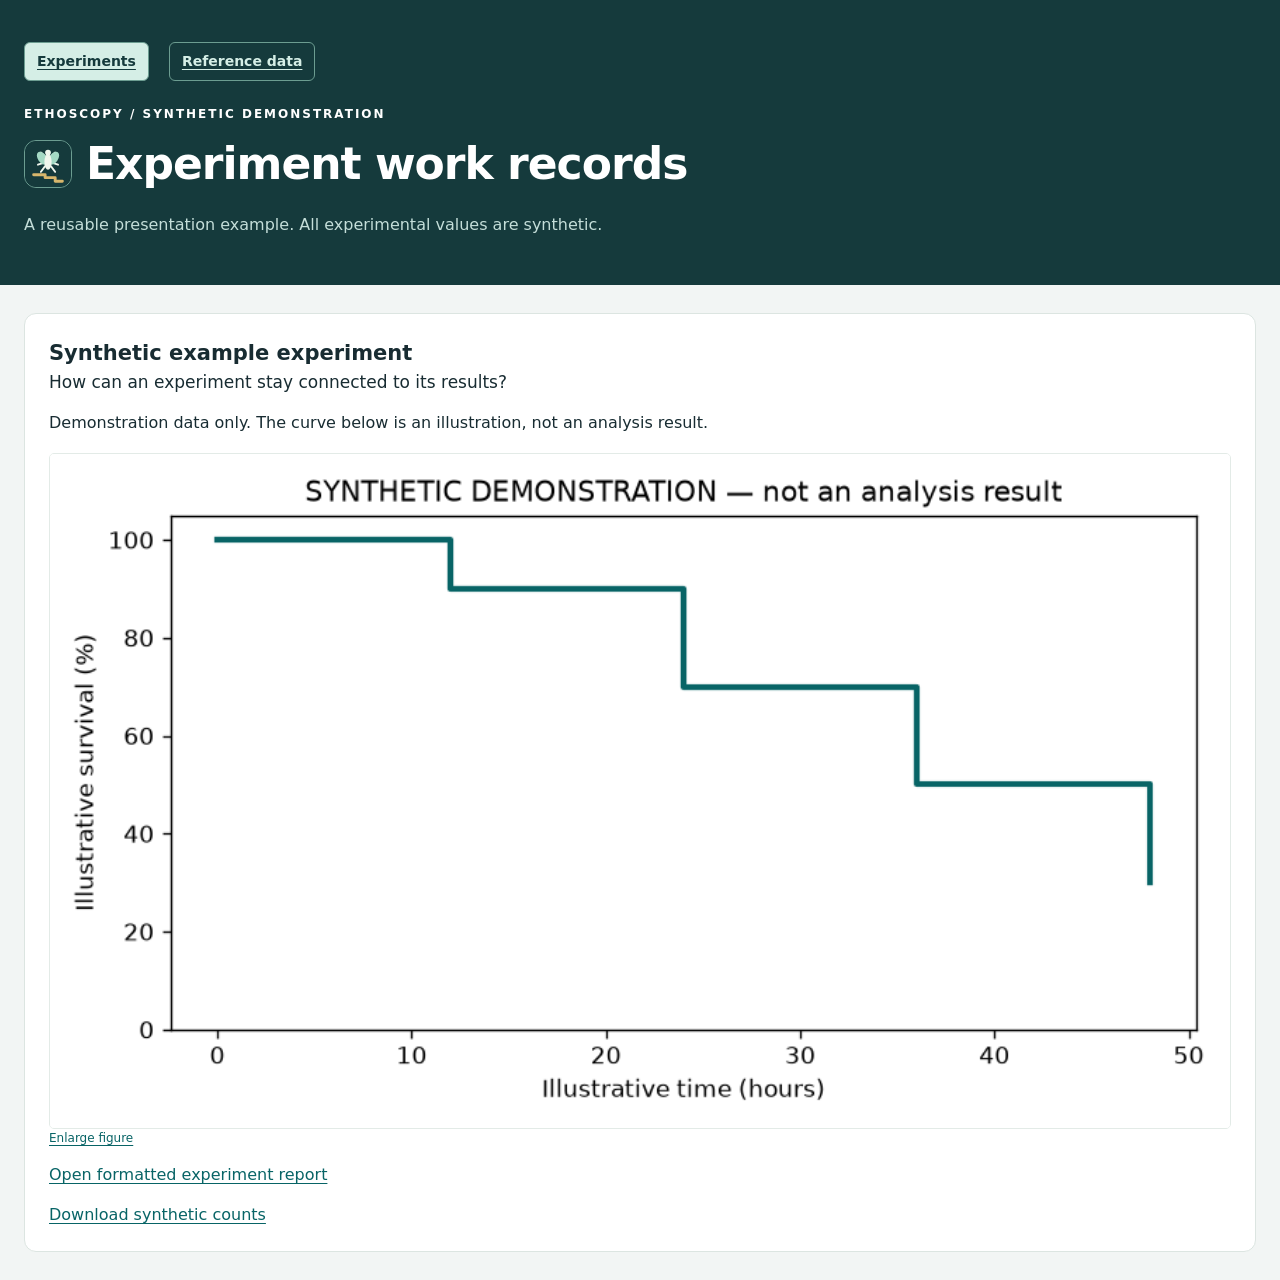
<file: examples/research_dashboard/source/index.html>
<!doctype html><html lang="en"><head><meta charset="utf-8"><meta name="viewport" content="width=device-width,initial-scale=1"><title>Experiment work records · Synthetic example</title><link rel="stylesheet" href="assets/dashboard.css"><link rel="icon" type="image/svg+xml" href="assets/experiment-icon.svg"></head><body><header><nav class="page-nav" aria-label="Main pages"><a href="index.html" aria-current="page">Experiments</a><a href="reference_results.html">Reference data</a></nav><div class="eyebrow">Ethoscopy / synthetic demonstration</div><h1 class="brand-title"><img class="brand-icon" src="assets/experiment-icon.svg" width="48" height="48" alt="">Experiment work records</h1><p>A reusable presentation example. All experimental values are synthetic.</p></header><main><section class="card"><div class="content"><h2>Synthetic example experiment</h2><p class="question">How can an experiment stay connected to its results?</p><p>Demonstration data only. The curve below is an illustration, not an analysis result.</p><div class="plots"><a href="assets/synthetic_curve.png"><img src="assets/synthetic_curve.png" alt="Synthetic demonstration survival curve">Enlarge figure</a></div><p><a href="reports/experiment.md">Open formatted experiment report</a></p><a href="assets/synthetic_counts.csv" download>Download synthetic counts</a></div></section></main></body></html>
</file>
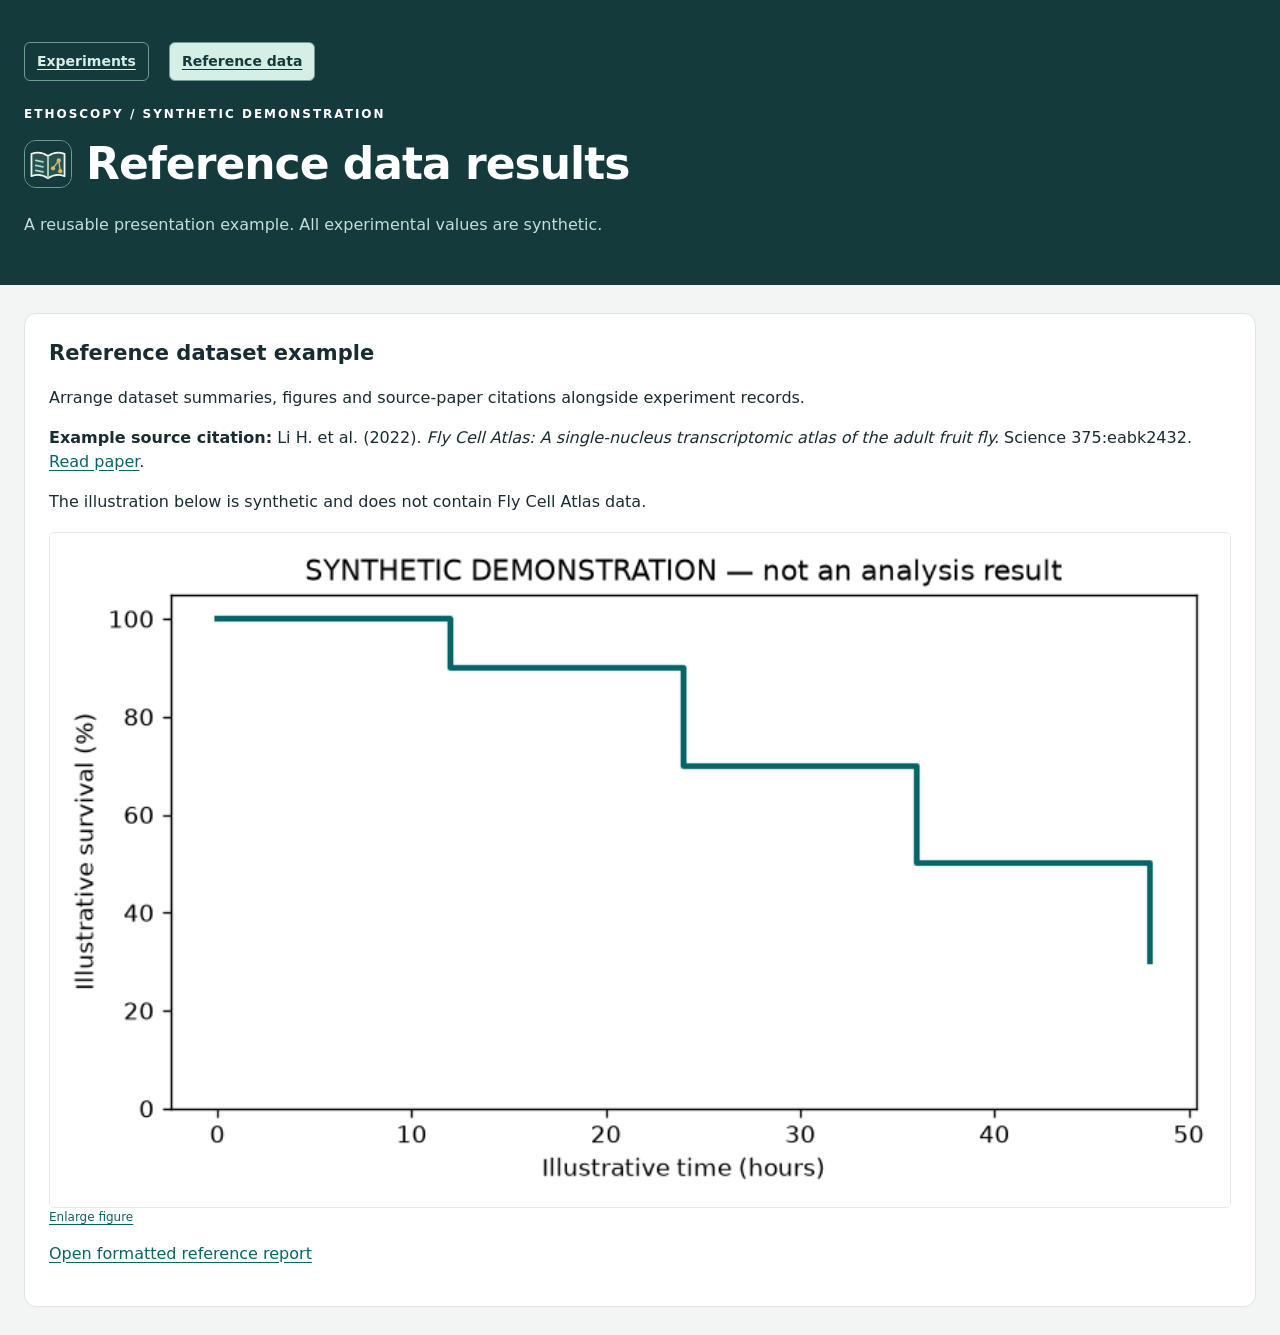
<file: examples/research_dashboard/source/reference_results.html>
<!doctype html><html lang="en"><head><meta charset="utf-8"><meta name="viewport" content="width=device-width,initial-scale=1"><title>Reference data results · Synthetic example</title><link rel="stylesheet" href="assets/dashboard.css"><link rel="icon" type="image/svg+xml" href="assets/reference-icon.svg"></head><body><header><nav class="page-nav" aria-label="Main pages"><a href="index.html">Experiments</a><a href="reference_results.html" aria-current="page">Reference data</a></nav><div class="eyebrow">Ethoscopy / synthetic demonstration</div><h1 class="brand-title"><img class="brand-icon" src="assets/reference-icon.svg" width="48" height="48" alt="">Reference data results</h1><p>A reusable presentation example. All experimental values are synthetic.</p></header><main><section class="card"><div class="content"><h2>Reference dataset example</h2><p>Arrange dataset summaries, figures and source-paper citations alongside experiment records.</p><p><strong>Example source citation:</strong> Li H. et al. (2022). <cite>Fly Cell Atlas: A single-nucleus transcriptomic atlas of the adult fruit fly.</cite> Science 375:eabk2432. <a href="https://doi.org/10.1126/science.abk2432">Read paper</a>.</p><p>The illustration below is synthetic and does not contain Fly Cell Atlas data.</p><div class="plots"><a href="assets/synthetic_curve.png"><img src="assets/synthetic_curve.png" alt="Synthetic illustration of a result card">Enlarge figure</a></div><p><a href="reports/reference/overview.md">Open formatted reference report</a></p></div></section></main></body></html>
</file>
<file: examples/research_dashboard/source/assets/dashboard.css>
:root{font-family:system-ui,-apple-system,sans-serif;color:#182c32;background:#f2f5f4;line-height:1.5}*{box-sizing:border-box}body{margin:0}header{background:#153a3c;color:#fff;padding:42px max(24px,calc((100vw - 1280px)/2)) 32px}header p{color:#c4ded9;max-width:800px}h1{font-size:clamp(28px,4vw,44px);font-weight:650;letter-spacing:-1px;margin:8px 0}h2{font-size:21px;margin:0}h3{font-size:15px}a{color:#086466;text-underline-offset:3px}header a{color:#d5eee6}.eyebrow{font-size:12px;font-weight:700;letter-spacing:2px;text-transform:uppercase}main{max-width:1328px;margin:auto;padding:28px 24px}nav{display:flex;gap:20px;flex-wrap:wrap;font-size:14px}.notice{border-left:3px solid #be8c2d;background:#fff9e9;padding:14px 18px;margin-bottom:24px;font-size:14px}.toolbar{display:grid;grid-template-columns:2fr repeat(4,1fr) auto;gap:12px;background:white;padding:18px;border:1px solid #dce5e1;border-radius:12px}label{display:block;font-size:12px;font-weight:650;color:#526566}input,select,button{font:inherit;font-size:14px;padding:10px;border:1px solid #b9ccca;border-radius:6px;background:white;width:100%;margin-top:5px;color:#183c3d}button{cursor:pointer}button:hover{background:#e9f4f0}button:focus-visible,a:focus-visible,input:focus-visible,select:focus-visible,summary:focus-visible{outline:3px solid #ca9f39;outline-offset:3px}.reset{align-self:end}.summary{display:flex;gap:20px;align-items:center;padding:20px 0;color:#526566;font-size:14px}.summary strong{color:#173b3c}.cards{display:grid;grid-template-columns:repeat(2,minmax(0,1fr));gap:22px}.card{background:#fff;border:1px solid #dce5e1;border-radius:12px;overflow:hidden}.content{padding:24px}.meta{font-size:12px;color:#67797b;margin:3px 0 14px}.question{font-size:17px;line-height:1.5;margin:0 0 16px}.badges{display:flex;flex-wrap:wrap;gap:8px}.badge{font-size:12px;border-radius:5px;padding:5px 8px;background:#edf2f2;color:#456060}.badge.analysis{background:#e7f3ec;color:#285c44}.counts{display:flex;gap:22px;margin:18px 0}.counts strong{font-size:24px;display:block;font-weight:650}.counts small{color:#627675}.tablewrap{overflow:auto}table{width:100%;border-collapse:collapse;font-size:12px}th{text-align:left;color:#5b7170;font-weight:600;border-bottom:1px solid #d9e3df;padding:8px 6px}td{vertical-align:top;padding:9px 6px;border-bottom:1px solid #edf1ef}td:first-child{min-width:140px}.next{background:#f4f7f5;border-radius:6px;padding:12px;margin:16px 0;font-size:13px}.next strong{display:block;font-size:11px;letter-spacing:.6px;text-transform:uppercase;color:#4d6963}.details{font-size:13px;color:#526968;margin:14px 0}.details li{margin-bottom:8px}summary{cursor:pointer}.plots{display:grid;grid-template-columns:repeat(auto-fit,minmax(200px,1fr));gap:10px;margin-top:18px}.plots img{width:100%;display:block;border:1px solid #e3ebe7;border-radius:5px}.plots a{font-size:12px}.plotnote{font-size:12px;color:#627675}.empty{padding:60px;text-align:center;background:#fff;border-radius:10px}.workflow{margin:32px 0;padding:24px;background:#e5efeb;border-radius:12px}.steps{display:grid;grid-template-columns:repeat(5,1fr);gap:18px;margin-top:18px}.steps p{font-size:13px;color:#4b6360;margin:6px 0}.steps strong{font-size:14px}footer{font-size:12px;color:#617673;margin:30px 0}.small{font-size:12px;color:#637674}@media(max-width:1000px){.toolbar{grid-template-columns:repeat(3,1fr)}.steps{grid-template-columns:repeat(3,1fr)}}@media(max-width:700px){.cards{grid-template-columns:1fr}.toolbar{grid-template-columns:repeat(2,1fr)}.steps{grid-template-columns:1fr}.content{padding:18px}main{padding:20px 14px}.summary{display:block}header{padding:28px 20px}}@media print{header{background:white;color:#183c3d}header p{color:#183c3d}.toolbar,.reset{display:none}.cards{display:block}.card{break-inside:avoid;margin-bottom:20px}a{color:inherit}}

.treepanel{background:#fff;border:1px solid #dce5e1;border-radius:12px;padding:24px;margin-bottom:24px}.treepanel>summary{font-size:20px;font-weight:650}.tree{margin-top:18px}.tree ul{list-style:none;padding-left:22px;margin:8px 0;border-left:1px solid #c6d8d1}.tree li{position:relative;margin:9px 0;padding-left:12px}.tree li:before{content:"";position:absolute;left:-22px;top:12px;width:28px;border-top:1px solid #c6d8d1}.tree summary{font-size:14px;font-weight:600}.tree a{font-size:13px}.tree .leafnote{font-size:12px;color:#667b75;margin-left:8px}.tree-controls{display:flex;gap:8px;margin:14px 0;max-width:310px}.treepanel p{font-size:13px;color:#526968}.card{scroll-margin-top:20px}
.brand-title{display:flex;align-items:center;gap:14px}.brand-icon{flex:none;width:48px;height:48px;border:1px solid #6c9d91;border-radius:12px}@media(max-width:700px){.brand-icon{width:38px;height:38px}.brand-title{gap:10px}}
.page-nav{margin-bottom:24px;display:flex;gap:20px;flex-wrap:wrap;font-size:14px;line-height:1.5}.page-nav a{padding:8px 12px;border:1px solid #6c9d91;border-radius:6px;font-weight:600}.page-nav [aria-current="page"]{background:#d5eee6;color:#153a3c}
</file>
